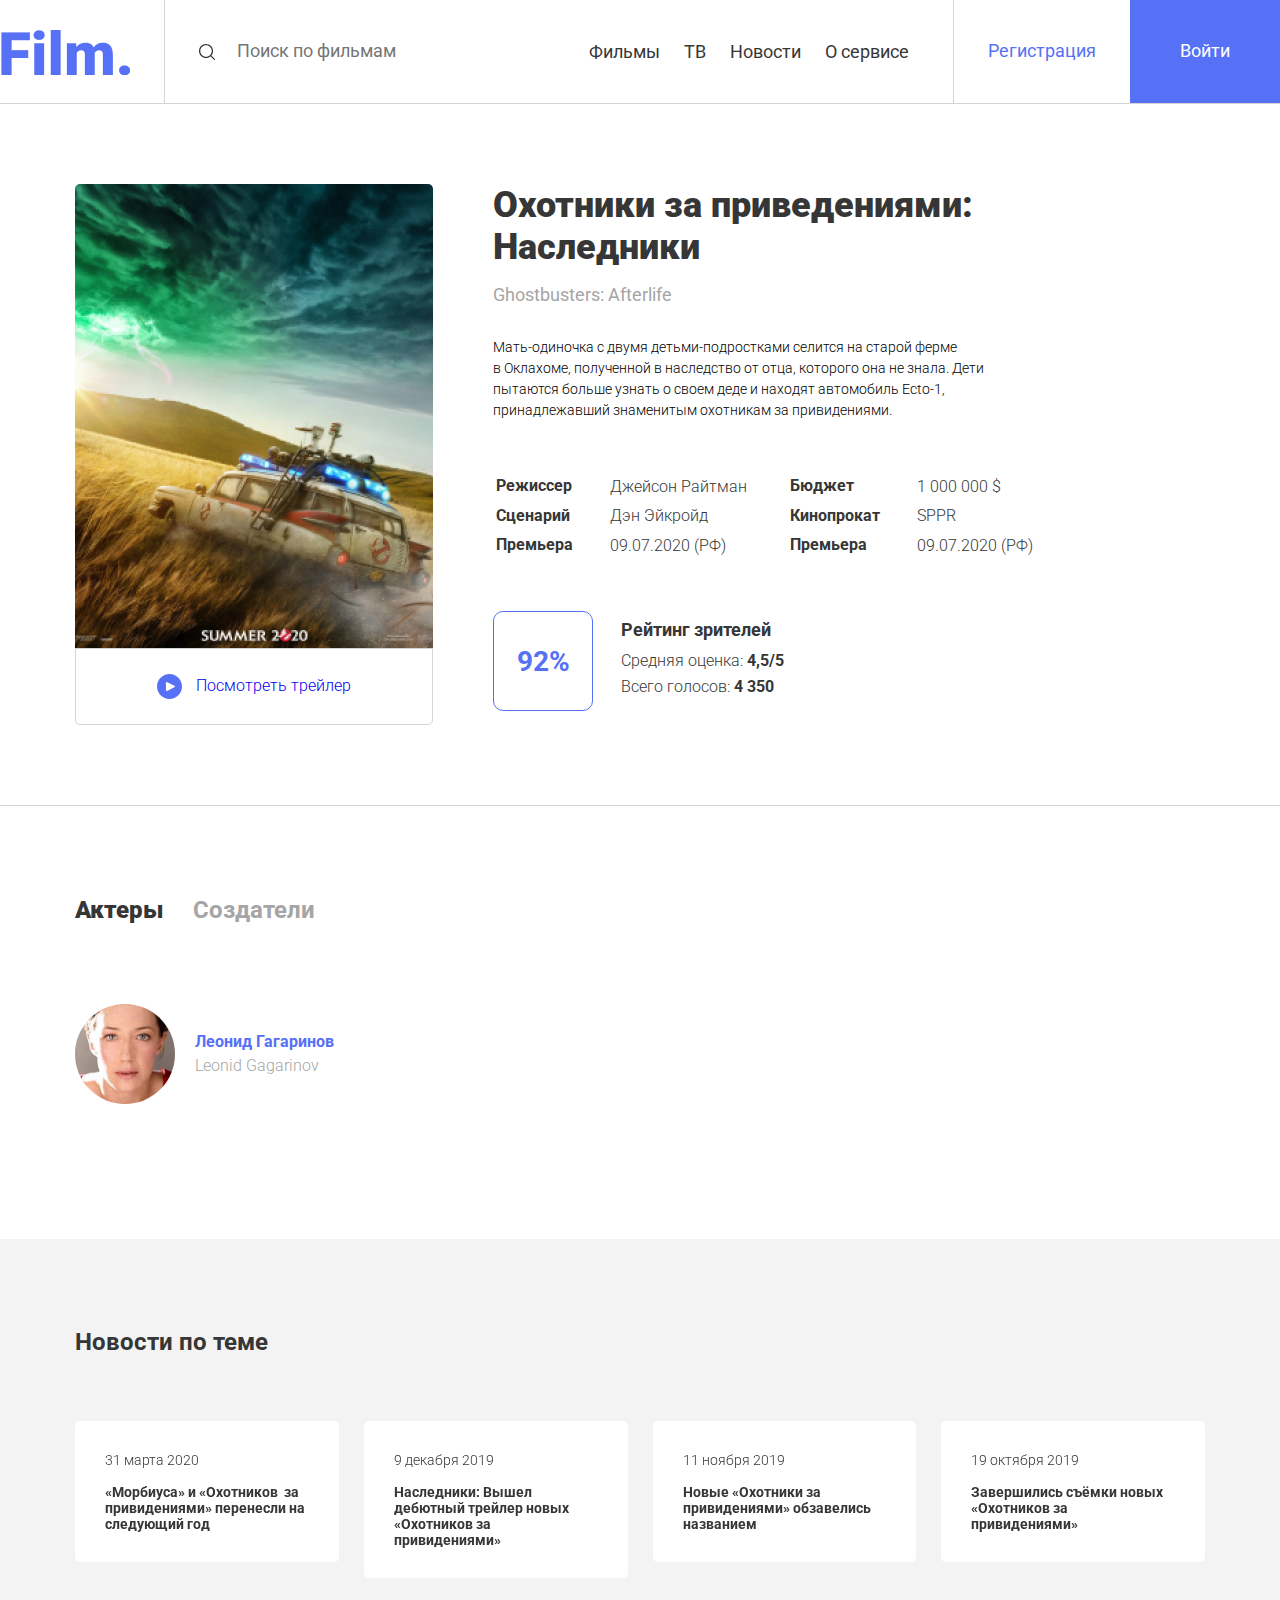
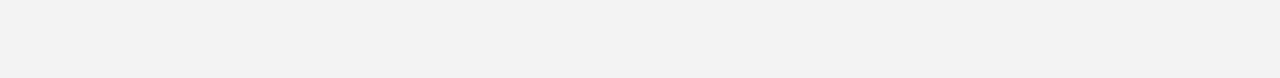
<file: index.html>
<!DOCTYPE html>
<html lang="ru">

<head>
  <meta charset="UTF-8">
  <meta name="viewport" content="width=device-width, initial-scale=1.0">
  <link href="https://fonts.googleapis.com/css2?family=Roboto:wght@300;700;900&display=swap&subset=cyrillic"
    rel="stylesheet">
  <link rel="stylesheet" href="./css/normalize.css">
  <link rel="stylesheet" href="./css/jquery.fancybox.min.css">
  <link rel="stylesheet" href="./css/swiper.min.css">
  <link rel="stylesheet" href="./css/style_ghost.css">
  <title>Охотники за приведениями</title>
</head>

<body>
  <header class="header">
    <div class="header-logo">
      <img src="./img/Logo.png" alt="film_logo">
    </div>
    <div class="header-mobile-menu">
      <input class="header-search" type="search" placeholder="Поиск по фильмам">
      <nav class="header-navogation">
        <a href="#" class="header-nav-link">Фильмы</a>
        <a href="#" class="header-nav-link">ТВ</a>
        <a href="#" class="header-nav-link">Новости</a>
        <a href="#" class="header-nav-link">О сервисе</a>
      </nav>
      <div class="btn-group">
        <button class="btn reg-btn">Регистрация</button>
        <button class="btn enter-btn">Войти</button>
      </div>
    </div>
    <div class="mobile-btn-group">
      <button class="mobile-search-btn">
        <img src="./img/search-icon.svg" alt="Лупа">
      </button>
      <button class="mobile-gamb-menu">
        <span class="menu-line"></span>
        <span class="menu-line"></span>
        <span class="menu-line"></span>
      </button>
    </div>
  </header>

  <section class="hero">
    <div class="container hero-container">
      <div class="hero-wrapper">
        <section class="hero-trailer">
          <img src="./img/poster.jpg" alt="Постер" class="hero-trailer-poster">
          <a data-fancybox href="https://www.youtube.com/watch?v=84a2VD68hJU" class="hero-trailer-btn">
            <img src="./img/play_btn.svg" class="hero-btn-icon" alt="Кнопка">
            <span class="hero-btn-text">Посмотреть трейлер</span>
          </a>
        </section>
        <section class="hero-text">
          <h1 class="hero-text-title">
            Охотники за приведениями: <br> Наследники
          </h1>
          <span class="hero-text-subtitle">Ghostbusters: Afterlife</span>
          <p class="hero-text-description">
            Мать-одиночка с двумя детьми-подростками селится на старой ферме в&nbsp;Оклахоме, полученной в наследство от
            отца, которого
            она не знала. Дети пытаются больше узнать о своем деде и находят автомобиль Ecto-1, принадлежавший
            знаменитым охотникам
            за привидениями.
          </p>
          <table class="hero-text-table">
            <tr class="hero-table-row">
              <th class="hero-table-head">Режиссер</th>
              <td>Джейсон Райтман</td>
              <th class="hero-table-head">Бюджет</th>
              <td>1 000 000 $</td>
            </tr>
            <tr class="hero-table-row">
              <th class="hero-table-head">Сценарий</th>
              <td>Дэн Эйкройд</td>
              <th class="hero-table-head">Кинопрокат</th>
              <td>SPPR</td>
            </tr>
            <tr class="hero-table-row">
              <th class="hero-table-head">Премьера</th>
              <td>09.07.2020 (РФ)</td>
              <th class="hero-table-head">Премьера</th>
              <td>09.07.2020 (РФ)</td>
            </tr>
          </table>
          <div class="hero-rating">
            <div class="hero-rating-counter">
              92%
            </div>
            <div class="hero-rating-text">
              <h3 class="hero-rating-title">Рейтинг зрителей</h3>
              <span class="hero-rating-score">Средняя оценка: <strong class="bold">4,5/5</strong></span>
              <span class="hero-rating-score">Всего голосов: <strong class="bold">4 350</strong></span>
            </div>
          </div>
        </section>

      </div>
    </div>
  </section>

  <section class="cast">
    <div class="container cast-container">
      <div class="cast-tabs">
        <h2 class="tab cast-title active" data-target="#actors">Актеры</h2>
        <h2 class="tab cast-title" data-target="#creators">Создатели</h2>
      </div>
      <div class="cast-tabs-content" id="actors">
        <div class="tab-content-card">
          <img src="./img/actors/Actor_1.png" alt="" class="tab-card-img">
          <div class="tab-card-text">
            <h3 class="name">Кэрри Кун</h3>
            <span class="en-name">Carrie Coon</span>
          </div>
        </div>
        <div class="tab-content-card">
          <img src="./img/actors/Actor_2.png" alt="" class="tab-card-img">
          <div class="tab-card-text">
            <h3 class="name">Билл Мюррей</h3>
            <span class="en-name">Bill Murray</span>
          </div>
        </div>
        <div class="tab-content-card">
          <img src="./img/actors/Actor_3.png" alt="" class="tab-card-img">
          <div class="tab-card-text">
            <h3 class="name">Пол Радд</h3>
            <span class="en-name">Paul Rudd</span>
          </div>
        </div>
        <div class="tab-content-card">
          <img src="./img/actors/Actor_4.png" alt="" class="tab-card-img">
          <div class="tab-card-text">
            <h3 class="name">Энни Поттс</h3>
            <span class="en-name">Annie Potts</span>
          </div>
        </div>
        <div class="tab-content-card">
          <img src="./img/actors/Actor_5.png" alt="" class="tab-card-img">
          <div class="tab-card-text">
            <h3 class="name">МакКенна Грейс</h3>
            <span class="en-name">Mckenna Grace</span>
          </div>
        </div>
        <div class="tab-content-card">
          <img src="./img/actors/Actor_6.png" alt="" class="tab-card-img">
          <div class="tab-card-text">
            <h3 class="name">Дэн Эйкройд</h3>
            <span class="en-name">Dan Aykroyd</span>
          </div>
        </div>
        <div class="tab-content-card">
          <img src="./img/actors/Actor_7.png" alt="" class="tab-card-img">
          <div class="tab-card-text">
            <h3 class="name">Эрни Хадсон</h3>
            <span class="en-name">Ernie Hudson</span>
          </div>
        </div>
        <div class="tab-content-card">
          <img src="./img/actors/Actor_7.png" alt="" class="tab-card-img">
          <div class="tab-card-text">
            <h3 class="name">Финн Вулфард</h3>
            <span class="en-name">Finn Wolfhard</span>
          </div>
        </div>
      </div>

      <div class="cast-tabs-content visible" id="creators">
        <div class="tab-content-card">
          <img src="./img/actors/Actor_1.png" alt="" class="tab-card-img">
          <div class="tab-card-text">
            <h3 class="name">Леонид Гагаринов</h3>
            <span class="en-name">Leonid Gagarinov</span>
          </div>
        </div>
      </div>
    </div>
  </section>

  <section class="news">
    <div class="container">
      <h2 class="section-title news-head active">Новости по теме</h2>
      <div class="swiper-container">
        <!-- Additional required wrapper -->
        <div class="swiper-wrapper">
          <!-- Slides -->
          <div class="swiper-slide">
            <div class="news-item">
              <span class="news-date">31 марта 2020</span>
              <h3 class="news-title">
                «Морбиуса» и «Охотников  за привидениями» перенесли на следующий год
              </h3>
            </div>
          </div>
          <div class="swiper-slide">
            <div class="news-item">
              <span class="news-date">9 декабря 2019</span>
              <h3 class="news-title">
                Наследники: Вышел дебютный трейлер новых «Охотников за привидениями»
              </h3>
            </div>
          </div>
          <div class="swiper-slide">
            <div class="news-item">
              <span class="news-date">11 ноября 2019</span>
              <h3 class="news-title">
                Новые «Охотники за привидениями» обзавелись названием
              </h3>
            </div>
          </div>
          <div class="swiper-slide">
            <div class="news-item">
              <span class="news-date">19 октября 2019</span>
              <h3 class="news-title">
                Завершились съёмки новых «Охотников за привидениями»
              </h3>
            </div>
          </div>

        </div>
        <button class="btn-next">
          <img src="./img/slider_arrow.svg" alt="стрелка">
        </button>
      </div> <!-- swiper-container -->
    </div>
  </section>
  <script src="./js/jquary_3.5.1.min.js"></script>
  <script src="./js/jquery.fancybox.min.js"></script>
  <script src="./js/swiper.min.js"></script>
  <script src="./js/main_ghost.js"></script>
</body>

</html>
</file>
<file: css/style_ghost.css>
* {
  box-sizing: border-box;
}

html, body {
  margin: 0;
  padding: 0;
  font-family: 'Roboto', sans-serif;
  font-weight: 300;
  color: #363636;
}

.no-scroll {
  overflow: hidden;
}

.swiper-container {
  display: flex;
}

.btn {
  height: 100%;
  cursor: pointer;
}

.mobile-btn-group {
  display: none;
  margin-left: auto;
}

.mobile-gamb-menu, .mobile-search-btn {
  padding: 5px;
  background-color: #fff;
  border: none;
  cursor: pointer;
  /* display: flex;
  justify-content: center;
  align-items: center; */
}

.menu-line {
  display: block;
  height: 2px;
  background-color: black;
  width: 16px;
  margin-top: 2px;
  margin-bottom: 2px;
  border-radius: 40px;
}

.container {
  max-width: 1130px;
  margin: 0 auto;
}

.header {
  display: flex;
  align-items: center;
  /* justify-content: space-between; */
  /* max-width: 1440px; */
  /* margin: 0 auto; */
  height: 104px;
  border-bottom: 1px solid #D4D4D4;
  font-style: normal;
  font-weight: normal;
  font-size: 18px;
  line-height: 21px;
}

.header-logo {
  display: flex;
  align-items: center;
  justify-content: center;
  height: 100%;
}

/* .header-logo img {
  padding-bottom: 32px;
  padding-left: 32px;
} */

.header-logo::after {
  content: "";
  display: inline-block;
  height: 100%;
  width: 1px;
  background-color: #d4d4d4;
  margin-left: 34px;
}

.header-mobile-menu {
  height: 100%;
  display: flex;
  align-items: center;
  flex-grow: 1;
}

.header-search {
  background-image: url('../img/search-icon.svg');
  background-repeat: no-repeat;
  background-position: center left;
  padding-left: 38px;
  border: none;
  color: #A5A5A5;
  margin-left: 34px;
}

.header-navogation {
  margin-right: 44px;
  margin-left: auto;
}

.header-nav-link {
  text-decoration: none;
  color: #363636;
  margin-right: 20px;
}

.header-nav-link:last-child {
  margin-right: 0;
}

.btn-group {
  display: flex;
  height: 100%;
}

.reg-btn {
  color: #5671F6;
  border: none;
  background-color: #fff;
  padding-left: 34px;
  padding-right: 34px;
  border-left: 1px solid #d4d4d4;
}

.enter-btn {
  color: #fff;
  background-color: #5671F6;
  border: none;
  padding-left: 50px;
  padding-right: 50px;
}

.hero {
  padding-top: 80px;
  padding-bottom: 80px;
  border-bottom: 1px solid #d4d4d4;
}

.hero-wrapper {
  display: flex;
}

.hero-trailer {
  display: flex;
  flex-direction: column;
  margin-right: 60px;
}

.hero-trailer-poster {
  border-top-right-radius: 5px;
  border-top-left-radius: 5px;
  width: 358px;
}

.hero-trailer-btn {
  display: flex;
  justify-content: center;
  align-items: center;
  background-color: #fff;
  border: 1px solid #d4d4d4;
  border-radius: 0px 0px 5px 5px;
  padding-top: 25px;
  padding-bottom: 25px;
  cursor: pointer;
  text-decoration: none;
}

.hero-btn-icon {
  margin-right: 14px;
}

.hero-text-title {
  margin-top: 0;
  margin-bottom: 16px;
  font-style: normal;
  font-weight: 900;
  font-size: 36px;
  line-height: 42px;
  color: #363636;
}

.hero-text-subtitle {
  display: block;
  margin-bottom: 32px;
  font-style: normal;
  font-weight: normal;
  font-size: 18px;
  line-height: 21px;
  color: #A5A5A5;
}

.hero-text-description {
  font-size: 14px;
  line-height: 150%;
  color: black;
  max-width: 514px;
  margin-bottom: 50px;
}

.hero-text-table {
  height: 90px;
  margin-bottom: 50px;
}

.hero-table-row th {
  text-align: left;
  padding-right: 34px;
}

.hero-table-head:not(:first-child) {
  padding-left: 40px;
}

.hero-table-row td {
  font-size: 16px;
  line-height: 19px
}

.hero-rating {
  display: flex;
  align-items: center;
}

.hero-rating-counter {
  margin-right: 28px;
  width: 100px;
  height: 100px;
  display: flex;
  align-items: center;
  justify-content: center;
  border: 1px solid #5671F6;
  border-radius: 10px;
  color: #5671F6;
  font-weight: bold;
  font-size: 28px;
  line-height: 33px;
}

.hero-rating-title {
  margin-top: 0;
  margin-bottom: 12px;
  font-weight: bold;
  font-size: 18px;
  line-height: 21px
}

.hero-rating-score {
  display: block;
  margin-bottom: 7px;
}

.bold {
  font-weight: bold;
}

.cast {
  padding-top: 70px;
  padding-bottom: 100px;
}

.cast-tabs {
  display: flex;
  align-items: center;
  margin-bottom: 60px;
}

.tab {
  cursor: pointer;
}

.cast-title {
  font-size: 24px;
  line-height: 28px;
  color: #A5A5A5;
  margin-right: 30px;
}

.cast-title.active {
  color: #363636;
  font-weight: 900;
}

.cast-tabs-content {
  display: none;
  align-items: center;
  flex-wrap: wrap;
  visibility: hidden;
}

.cast-tabs-content.visible {
  display: flex;
  visibility: visible;
} 
.tab-content-card {
  flex-basis: 25%;
  display: flex;
  align-items: center;
  margin-bottom: 35px;
}

.tab-card-img {
  width: 100px;
  height: 100px;
  object-fit: cover;
  border-radius: 50%;
  margin-right: 20px;
}

.name {
  font-size: 16px;
  line-height: 19px;
  color: #5671F6;
  margin-top: 0;
  margin-bottom: 6px;
}

.en-name {
  color: #A5A5A5;
}

.news {
  background-color: #f3f3f3;
  padding-top: 70px;
  padding-bottom: 100px;
}

.news-head {
  margin-bottom: 65px;
}

.news-items {
  display: flex;
  flex-wrap: wrap;
  justify-content: space-between;
}

.news-item {
  flex-basis: 23%;
  background-color: #fff;
  padding: 30px;
  border-radius: 5px
}

.news-date, .news-title {
  font-size: 14px;
  line-height: 16px;
}

.news-title {
  margin-top: 14px;
  margin-bottom: 0;
}

.btn-next {
  background-color: transparent;
  border: none;
  display: none;
  position: absolute;
  right: 0;
  top: 50%;
  transform: translateY(-50%);
  z-index: 99;
}

@media (max-width: 1220px) {
  .header {
    height: 90px;
  }
  .header-navogation {
    margin-right: 20px;
  }
  .header-search {
    margin-right: auto;
    margin-left: auto;
  }
  .header-nav-link {
    margin-right: 10px;
  }
  .reg-btn {
    padding-left: 20px;
    padding-right: 20px;
  }
  .container {
    max-width: 960px;
  }
  .tab-card-img {
    width: 70px;
    height: 70px;
  }
  .header-logo::after {
    margin-left: 20px;
  }
  .header-navogation {
    display: none;
  }
}

@media (max-width: 991px) {
  .enter-btn {
    padding-left: 20px;
    padding-right: 20px;
  }
  .container {
    max-width: 760px;
  }
  .hero-text-title {
    font-size: 24px;
    line-height: 1.4;
  }
  .hero-text-subtitle {
    margin-bottom: 20px;
  }
  .hero-text-description, .hero-text-table {
    margin-bottom: 30px;
  }
  .tab-content-card {
    flex-basis: 50%;
  }
  .news-item {
    flex-basis: 48%;
    margin-bottom: 2%;
  }
}

@media (max-width: 768px) {
  .header {
    padding-left: 2.5%;
    padding-right: 2.5%;
    height: 80px;
  }
  .header-logo:after {
    display: none;
  }
  .header-mobile-menu {
    display: none;
    flex-direction: column;
    align-items: center;
    justify-content: space-around;
    position: fixed;
    left: 0;
    top: 80px;
    right: 0;
    bottom: 0;
    background-color: #5671F6;
  }
  .header-mobile-menu.active {
    display: flex;
  }
  .header-search {
    width: 260px;
    height: 50px;
    border-radius: 5px;
    margin: 0;
    padding-left: 0;
    border: none;
    background-image: none;
    text-align: center;
  }
  .header-navogation {
    display: flex;
    flex-direction: column;
    justify-content: center;
    align-items: center;
    margin: 0;
  }
  .header-nav-link {
    color: #fff;
    margin-right: 0;
  }
  .header-nav-link:not(:last-child) {
    margin-bottom: 18px;
  }
  .btn-group {
    height: auto;
    flex-direction: column;
  }
  .reg-btn {
    margin-bottom: 30px;
    background-color: transparent;
    color: white;
    border: none;
  }
  .mobile-btn-group {
    display: block;
  }
  .container {
    max-width: 560px;
  }
  .hero-wrapper {
    flex-wrap: wrap;
  }
  .hero {
    padding-top: 50px;
    padding-bottom: 60px;
  }
  .hero-text {
    order: -1;
    margin-bottom: 30px;
  }
  .cast, .news {
    padding-top: 50px;
    padding-bottom: 70px;
  }
  .news-item {
    max-width: 90%;
  }
  .btn-next {
    display: block;
  }
}

@media (max-width: 584px) {
  .header-logo {
    width: 150px;
  }
  /* .btn-group {
    display: none;
  } */
  .header-search {
    display: none;
    /* width: 16px;
    height: 16px; */
  }
  .header-search:focus {
    width: auto;
  }
  .container {
    width: 95%;
  }
  .hero-text-title {
    font-size: 20px;
    line-height: 23px;
    margin-bottom: 12px;
  }
  .hero-text-subtitle {
    font-size: 14px;
    line-height: 16px;
    margin-bottom: 26px;
  }
  .hero-text-description {
    font-size: 14px;
    line-height: 150%;
    margin-bottom: 40px;
  }
  .hero-trailer {
    width: 100%;
    margin-bottom: 30px;
  }
  .hero-trailer-poster {
    width: 100%;
  }
  .hero-text {
    order: 1;
    margin-bottom: 0;
  }
  .cast {
    padding-bottom: 50px;
  }
  .tab-content-card {
    flex-basis: 100%;
    margin-bottom: 20px;
  }
  .tab-card-img {
    width: 60px;
    height: 60px;
  }
  .cast-tabs {
    margin-bottom: 35px;
  }
  .news-item {
    flex-basis: 100%;
  }
}
</file>
